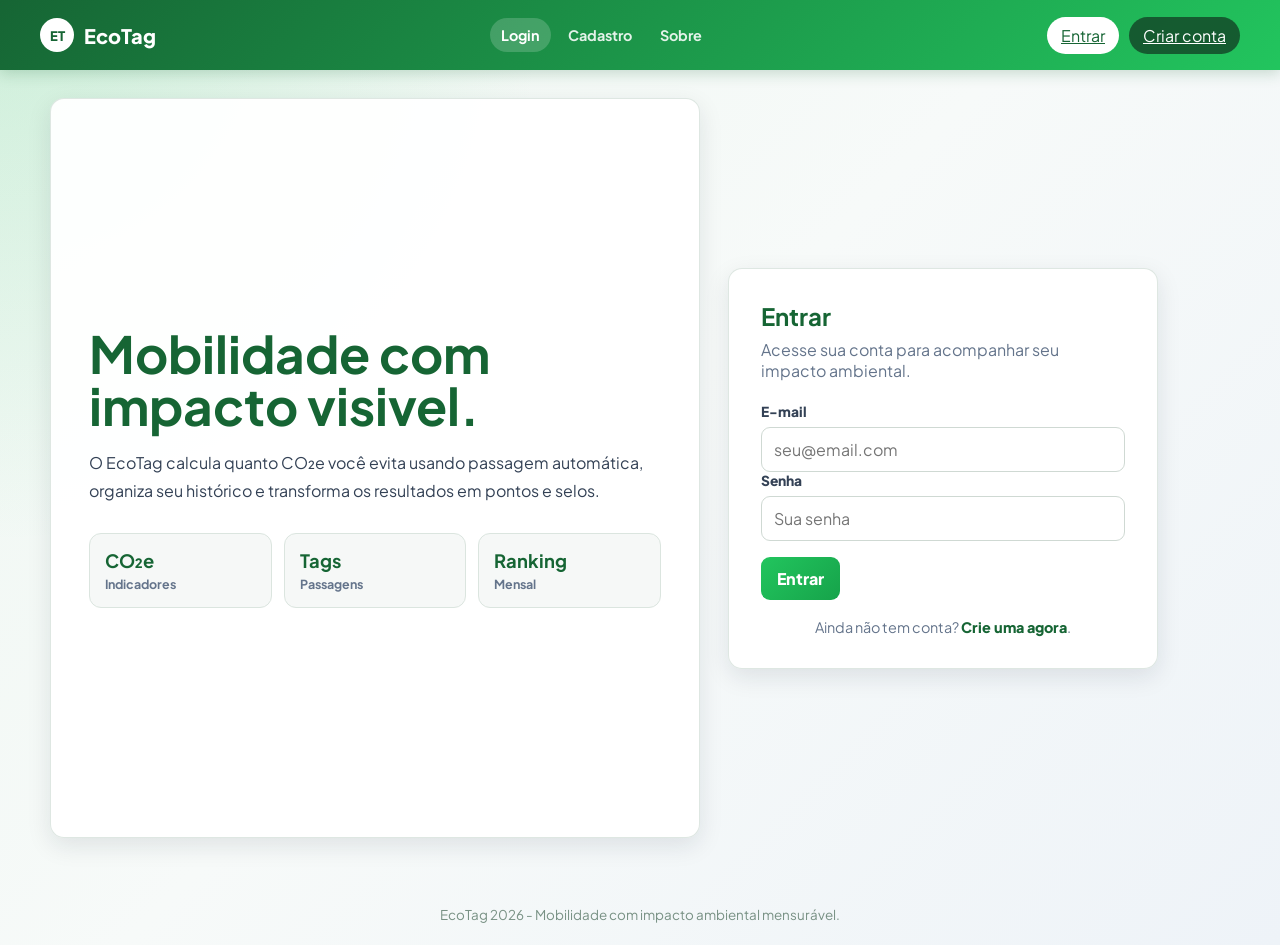
<file: Frontend/index.html>
<!DOCTYPE html>
<html lang="pt-BR">
<head>
  <meta charset="UTF-8" />
  <meta name="viewport" content="width=device-width, initial-scale=1.0" />
  <title>EcoTag</title>
  <link rel="preconnect" href="https://fonts.googleapis.com">
  <link rel="preconnect" href="https://fonts.gstatic.com" crossorigin>
  <link href="https://fonts.googleapis.com/css2?family=Plus+Jakarta+Sans:wght@400;600;700;800&display=swap" rel="stylesheet">
  <link rel="stylesheet" href="styles.css" />
</head>
<body>
  <header class="header" id="appHeader"></header>

  <main class="app" id="app">
    <div class="loader">Carregando EcoTag...</div>
  </main>

  <footer class="footer">
    EcoTag 2026 - Mobilidade com impacto ambiental mensurável.
  </footer>

  <script src="api.js"></script>
  <script src="script.js"></script>
</body>
</html>
</file>
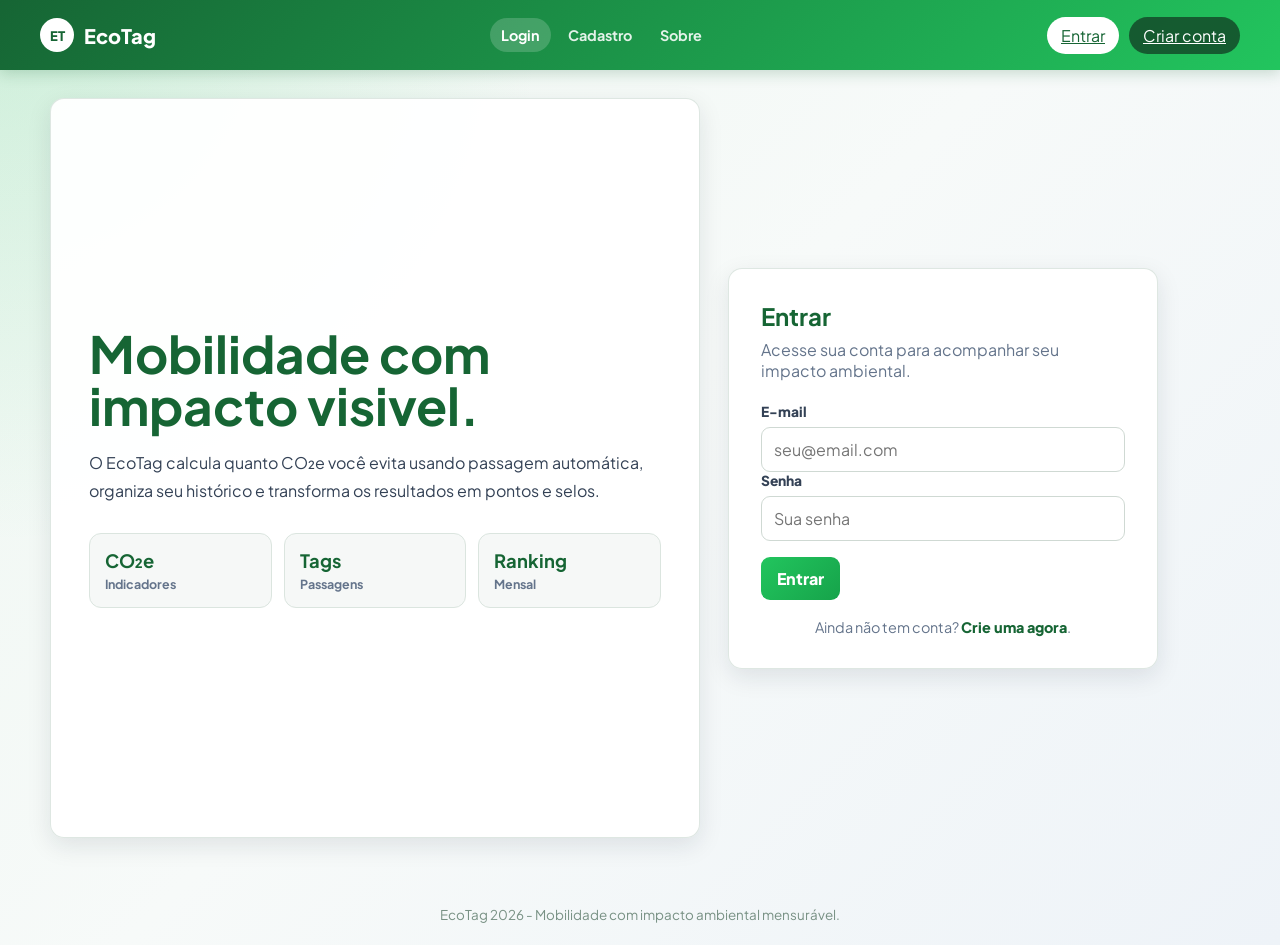
<file: Frontend/login.html>
<!DOCTYPE html>
<html lang="pt-BR">
<head>
  <meta charset="UTF-8" />
  <meta name="viewport" content="width=device-width, initial-scale=1.0" />
  <title>EcoTag - Login</title>
  <meta http-equiv="refresh" content="0; url=index.html#/login" />
</head>
<body>
  <p>Redirecionando para <a href="index.html#/login">login</a>...</p>
  <script>
    window.location.replace("index.html#/login");
  </script>
</body>
</html>
</file>
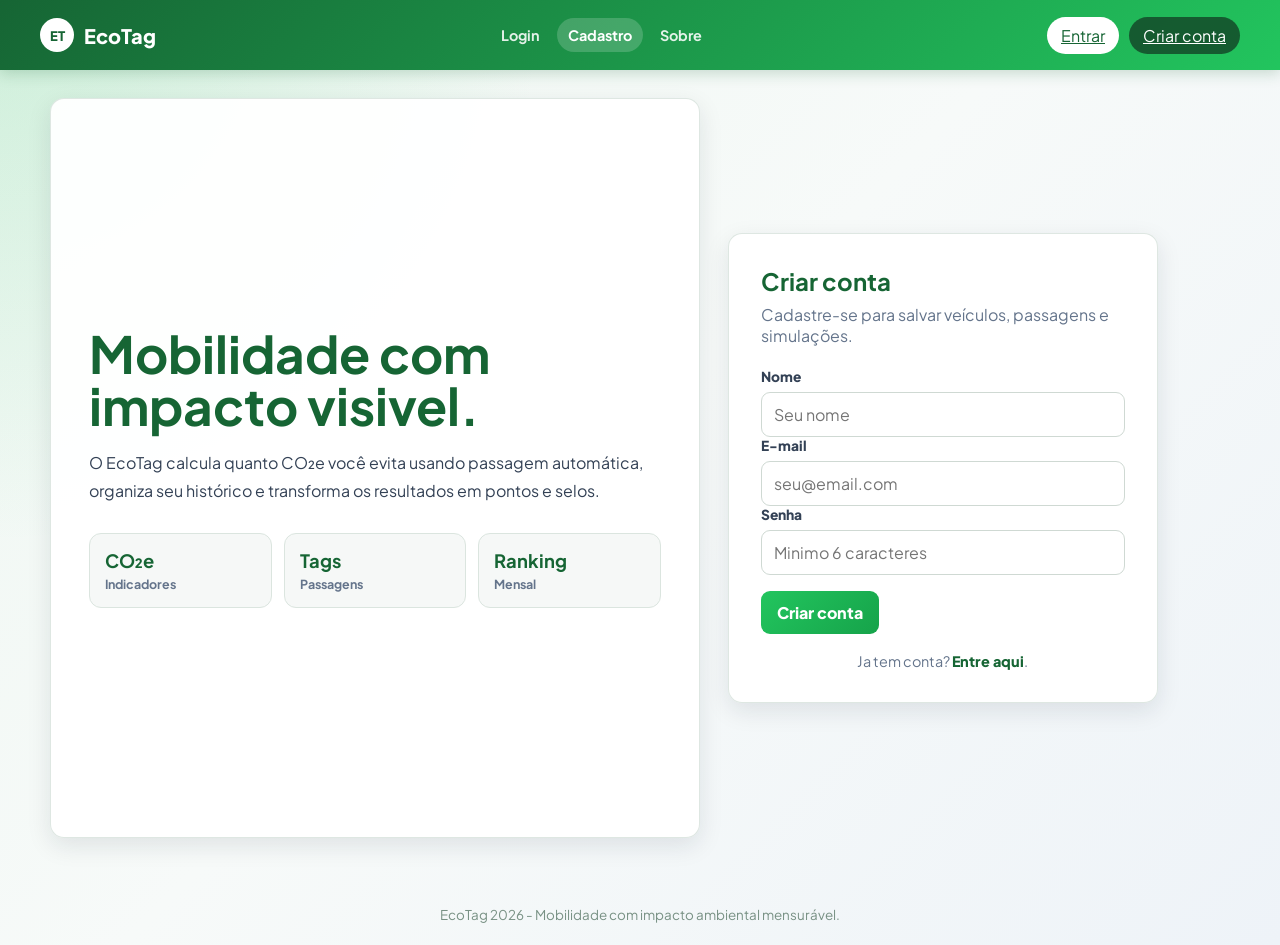
<file: Frontend/Register.html>
<!DOCTYPE html>
<html lang="pt-BR">
<head>
  <meta charset="UTF-8" />
  <meta name="viewport" content="width=device-width, initial-scale=1.0" />
  <title>EcoTag - Cadastro</title>
  <meta http-equiv="refresh" content="0; url=index.html#/cadastro" />
</head>
<body>
  <p>Redirecionando para <a href="index.html#/cadastro">cadastro</a>...</p>
  <script>
    window.location.replace("index.html#/cadastro");
  </script>
</body>
</html>
</file>
<file: Frontend/styles.css>
:root {
  --green-700: #166534;
  --green-600: #16a34a;
  --green-500: #22c55e;
  --green-100: #dcfce7;
  --blue-600: #2563eb;
  --amber-500: #f59e0b;
  --red-600: #dc2626;
  --ink: #162033;
  --muted: #64748b;
  --line: #dbe5df;
  --surface: #ffffff;
  --soft: #f6f8f7;
  --shadow: 0 8px 24px rgba(22, 32, 51, 0.1);
  --radius: 14px;
}

* {
  box-sizing: border-box;
  margin: 0;
  padding: 0;
}

html {
  scroll-behavior: smooth;
}

body {
  min-height: 100vh;
  font-family: "Plus Jakarta Sans", "Segoe UI", Arial, sans-serif;
  color: var(--ink);
  background:
    radial-gradient(circle at top left, rgba(34, 197, 94, 0.16), transparent 34rem),
    linear-gradient(135deg, #eef7f1, #f7faf9 48%, #eef3f8);
}

a {
  color: inherit;
}

button,
input,
select {
  font: inherit;
}

button {
  border: 0;
}

.header {
  position: sticky;
  top: 0;
  z-index: 10;
  display: flex;
  align-items: center;
  justify-content: space-between;
  gap: 22px;
  min-height: 70px;
  padding: 14px 40px;
  color: #fff;
  background: linear-gradient(135deg, var(--green-700), var(--green-500));
  box-shadow: 0 3px 14px rgba(22, 101, 52, 0.22);
}

.brand {
  display: inline-flex;
  align-items: center;
  gap: 10px;
  min-width: max-content;
  text-decoration: none;
  font-size: 1.25rem;
  font-weight: 800;
}

.brand-mark {
  display: inline-grid;
  width: 34px;
  height: 34px;
  place-items: center;
  border-radius: 50%;
  color: var(--green-700);
  background: #fff;
  font-size: 0.82rem;
  font-weight: 800;
  letter-spacing: 0;
}

.nav {
  display: flex;
  align-items: center;
  justify-content: center;
  flex: 1;
  gap: 6px;
  flex-wrap: wrap;
}

.nav a {
  padding: 8px 11px;
  border-radius: 999px;
  color: rgba(255, 255, 255, 0.88);
  text-decoration: none;
  font-size: 0.9rem;
  font-weight: 700;
  transition: background 0.2s, color 0.2s;
}

.nav a:hover,
.nav a.active {
  color: #fff;
  background: rgba(255, 255, 255, 0.18);
}

.actions {
  display: flex;
  align-items: center;
  justify-content: flex-end;
  gap: 10px;
  min-width: max-content;
}

.hello {
  max-width: 190px;
  overflow: hidden;
  color: rgba(255, 255, 255, 0.92);
  font-size: 0.9rem;
  font-weight: 700;
  text-overflow: ellipsis;
  white-space: nowrap;
}

.btn,
button {
  display: inline-flex;
  align-items: center;
  justify-content: center;
  min-height: 42px;
  padding: 11px 16px;
  border-radius: 9px;
  color: #fff;
  background: linear-gradient(135deg, var(--green-500), var(--green-600));
  cursor: pointer;
  font-weight: 800;
  text-decoration: none;
  transition: transform 0.12s, opacity 0.2s, box-shadow 0.2s;
}

.btn:hover,
button:hover {
  opacity: 0.94;
  transform: translateY(-1px);
}

.btn:disabled,
button:disabled {
  cursor: not-allowed;
  opacity: 0.58;
  transform: none;
}

.btn-header {
  min-height: 36px;
  padding: 8px 14px;
  color: var(--green-700);
  background: #fff;
  border-radius: 999px;
}

.btn-dark {
  color: #fff;
  background: rgba(20, 83, 45, 0.92);
}

.btn-secondary {
  color: var(--green-700);
  background: var(--green-100);
}

.btn-blue {
  background: linear-gradient(135deg, #3b82f6, var(--blue-600));
}

.btn-danger {
  background: linear-gradient(135deg, #ef4444, var(--red-600));
}

.btn-ghost {
  color: var(--green-700);
  background: transparent;
  border: 1px solid var(--line);
}

.btn-small {
  min-height: 34px;
  padding: 7px 11px;
  border-radius: 8px;
  font-size: 0.82rem;
}

.app {
  width: min(1180px, calc(100% - 32px));
  margin: 0 auto;
  padding: 28px 0 46px;
}

.auth-page {
  display: grid;
  grid-template-columns: minmax(260px, 0.9fr) minmax(320px, 430px);
  gap: 28px;
  align-items: stretch;
  min-height: calc(100vh - 160px);
}

.auth-panel,
.auth-card,
.card,
.metric-card,
.notice,
.table-card {
  background: rgba(255, 255, 255, 0.94);
  border: 1px solid rgba(219, 229, 223, 0.9);
  border-radius: var(--radius);
  box-shadow: var(--shadow);
}

.auth-panel {
  display: flex;
  flex-direction: column;
  justify-content: center;
  padding: 38px;
  overflow: hidden;
}

.auth-panel h1 {
  max-width: 620px;
  font-size: clamp(2rem, 4vw, 3.8rem);
  line-height: 1;
  letter-spacing: 0;
  color: var(--green-700);
}

.auth-panel p {
  max-width: 620px;
  margin-top: 18px;
  color: #334155;
  font-size: 1rem;
  line-height: 1.75;
}

.auth-stats {
  display: grid;
  grid-template-columns: repeat(3, minmax(0, 1fr));
  gap: 12px;
  margin-top: 28px;
}

.auth-stat {
  padding: 15px;
  border-radius: 12px;
  background: var(--soft);
  border: 1px solid var(--line);
}

.auth-stat strong {
  display: block;
  color: var(--green-700);
  font-size: 1.15rem;
}

.auth-stat span {
  display: block;
  margin-top: 4px;
  color: var(--muted);
  font-size: 0.78rem;
  font-weight: 700;
}

.auth-card {
  align-self: center;
  padding: 32px;
}

.auth-card h2,
.page-title h1 {
  color: var(--green-700);
  letter-spacing: 0;
}

.auth-card p,
.page-title p,
.muted {
  color: var(--muted);
}

.auth-card p {
  margin-top: 8px;
  margin-bottom: 22px;
}

.auth-links {
  margin-top: 18px;
  color: var(--muted);
  text-align: center;
  font-size: 0.9rem;
}

.auth-links a {
  color: var(--green-700);
  font-weight: 800;
  text-decoration: none;
}

.page-title {
  display: flex;
  justify-content: space-between;
  align-items: flex-end;
  gap: 18px;
  margin-bottom: 20px;
}

.page-title h1 {
  font-size: clamp(1.65rem, 3vw, 2.55rem);
}

.page-title p {
  max-width: 720px;
  margin-top: 6px;
  line-height: 1.6;
}

.grid {
  display: grid;
  grid-template-columns: repeat(12, 1fr);
  gap: 18px;
}

.card {
  grid-column: span 4;
  padding: 22px;
}

.card.span-6 {
  grid-column: span 6;
}

.card.span-8 {
  grid-column: span 8;
}

.card.span-12 {
  grid-column: 1 / -1;
}

.card h2 {
  margin-bottom: 14px;
  color: var(--ink);
  font-size: 1.05rem;
}

.card p {
  line-height: 1.6;
}

.metric-grid {
  display: grid;
  grid-template-columns: repeat(5, minmax(150px, 1fr));
  gap: 14px;
  margin-bottom: 18px;
}

.metric-card {
  padding: 18px;
}

.metric-card strong {
  display: block;
  color: var(--green-700);
  font-size: 1.5rem;
}

.metric-card span {
  display: block;
  margin-top: 5px;
  color: var(--muted);
  font-size: 0.78rem;
  font-weight: 800;
}

.metric-card.accent {
  color: #fff;
  background: linear-gradient(135deg, var(--green-700), var(--green-500));
}

.metric-card.accent strong,
.metric-card.accent span {
  color: #fff;
}

.form-grid {
  display: grid;
  grid-template-columns: repeat(2, minmax(0, 1fr));
  gap: 14px;
}

.form-grid .full {
  grid-column: 1 / -1;
}

label {
  display: block;
  color: #334155;
  font-size: 0.86rem;
  font-weight: 800;
}

input,
select {
  width: 100%;
  min-height: 42px;
  margin-top: 7px;
  padding: 11px 12px;
  border: 1px solid #cfd9d3;
  border-radius: 9px;
  color: var(--ink);
  background: #fff;
  outline: none;
  transition: border-color 0.2s, box-shadow 0.2s;
}

input:focus,
select:focus {
  border-color: var(--green-500);
  box-shadow: 0 0 0 3px rgba(34, 197, 94, 0.16);
}

.form-actions {
  display: flex;
  align-items: center;
  gap: 10px;
  margin-top: 16px;
  flex-wrap: wrap;
}

.form-actions .btn,
.form-actions button {
  width: auto;
}

.list {
  display: grid;
  gap: 10px;
  list-style: none;
}

.list-item {
  display: flex;
  align-items: center;
  justify-content: space-between;
  gap: 12px;
  padding: 13px 14px;
  border: 1px solid var(--line);
  border-radius: 11px;
  background: var(--soft);
}

.list-main {
  min-width: 0;
}

.list-main strong {
  display: block;
}

.list-main span {
  display: block;
  margin-top: 3px;
  color: var(--muted);
  font-size: 0.84rem;
}

.item-actions {
  display: flex;
  gap: 8px;
  flex-wrap: wrap;
  justify-content: flex-end;
}

.tag-list {
  display: flex;
  flex-wrap: wrap;
  gap: 8px;
  margin-top: 10px;
}

.tag,
.pill {
  display: inline-flex;
  align-items: center;
  min-height: 28px;
  padding: 6px 10px;
  border-radius: 999px;
  color: var(--green-700);
  background: var(--green-100);
  font-size: 0.78rem;
  font-weight: 800;
}

.pill-blue {
  color: #1d4ed8;
  background: #dbeafe;
}

.pill-amber {
  color: #92400e;
  background: #fef3c7;
}

.table {
  width: 100%;
  border-collapse: collapse;
}

.table th,
.table td {
  padding: 12px 10px;
  border-bottom: 1px solid var(--line);
  text-align: left;
  vertical-align: middle;
  font-size: 0.9rem;
}

.table th {
  color: var(--muted);
  font-size: 0.76rem;
}

.table tr:last-child td {
  border-bottom: 0;
}

.rank-pos {
  width: 38px;
  color: var(--green-700);
  font-weight: 900;
}

.sim-result {
  display: grid;
  grid-template-columns: repeat(3, minmax(0, 1fr));
  gap: 12px;
  margin-top: 16px;
}

.sim-result div {
  padding: 15px;
  border-radius: 12px;
  background: var(--green-100);
}

.sim-result strong {
  display: block;
  color: var(--green-700);
  font-size: 1.2rem;
}

.notice {
  padding: 14px 16px;
  margin-bottom: 16px;
  color: #334155;
}

.notice.success {
  color: var(--green-700);
  background: #ecfdf3;
  border-color: #bbf7d0;
}

.notice.error {
  color: #991b1b;
  background: #fef2f2;
  border-color: #fecaca;
}

.notice.warning {
  color: #92400e;
  background: #fffbeb;
  border-color: #fde68a;
}

.empty {
  padding: 18px;
  border: 1px dashed #cbd5d1;
  border-radius: 12px;
  color: var(--muted);
  background: rgba(255, 255, 255, 0.62);
}

.loader {
  display: grid;
  min-height: 260px;
  place-items: center;
  color: var(--muted);
  font-weight: 800;
}

.admin-stack {
  display: grid;
  gap: 18px;
}

.admin-card {
  grid-column: 1 / -1;
}

.admin-edit-panel {
  margin-top: 18px;
  padding: 18px;
  border: 1px solid var(--line);
  border-radius: 12px;
  background: var(--soft);
}

.section-split {
  display: grid;
  grid-template-columns: minmax(260px, 360px) 1fr;
  gap: 18px;
}

.about-bands {
  display: grid;
  gap: 18px;
}

.about-band {
  display: grid;
  grid-template-columns: 1fr 0.85fr;
  overflow: hidden;
  border-radius: var(--radius);
  background: #fff;
  border: 1px solid var(--line);
  box-shadow: var(--shadow);
}

.about-band:nth-child(even) {
  grid-template-columns: 0.85fr 1fr;
}

.about-text {
  padding: 34px;
}

.about-text h2 {
  color: var(--green-700);
  margin-bottom: 10px;
}

.about-text p {
  color: #334155;
  line-height: 1.75;
}

.about-text p + p {
  margin-top: 12px;
}

.about-text a {
  color: var(--green-700);
  font-weight: 800;
}

.about-visual {
  min-height: 220px;
  padding: 30px;
  display: flex;
  align-items: center;
  background:
    linear-gradient(135deg, rgba(37, 99, 235, 0.22), transparent 45%),
    linear-gradient(135deg, #166534, #22c55e);
}

.about-panel {
  width: 100%;
  color: #fff;
}

.about-panel-label {
  display: inline-flex;
  margin-bottom: 12px;
  padding: 6px 10px;
  border-radius: 999px;
  background: rgba(255, 255, 255, 0.16);
  font-size: 0.72rem;
  font-weight: 900;
}

.about-panel h3 {
  margin-bottom: 18px;
  font-size: 1.65rem;
  line-height: 1.1;
}

.about-checklist,
.about-flow,
.about-formula,
.about-kpis {
  display: grid;
  gap: 10px;
}

.about-checklist {
  list-style: none;
}

.about-checklist li,
.about-flow span,
.about-formula span,
.about-kpis div {
  padding: 12px 14px;
  border: 1px solid rgba(255, 255, 255, 0.22);
  border-radius: 8px;
  background: rgba(255, 255, 255, 0.12);
}

.about-checklist li {
  display: flex;
  align-items: center;
  justify-content: space-between;
  gap: 12px;
}

.about-checklist span,
.about-kpis span {
  color: rgba(255, 255, 255, 0.82);
  font-size: 0.82rem;
}

.about-flow {
  grid-template-columns: repeat(4, minmax(0, 1fr));
}

.about-flow span,
.about-formula span {
  text-align: center;
  font-weight: 800;
}

.about-formula {
  grid-template-columns: 1fr auto 1fr auto 1fr;
  align-items: center;
}

.about-formula strong {
  font-size: 1.3rem;
}

.about-kpis {
  grid-template-columns: repeat(3, minmax(0, 1fr));
}

.about-kpis strong {
  display: block;
  margin-bottom: 4px;
  font-size: 1.55rem;
}

.footer {
  padding: 22px;
  color: #789184;
  text-align: center;
  font-size: 0.84rem;
}

.hidden {
  display: none !important;
}

@media (max-width: 980px) {
  .header {
    align-items: flex-start;
    flex-direction: column;
    padding: 14px 20px;
  }

  .nav {
    justify-content: flex-start;
  }

  .actions {
    width: 100%;
    justify-content: flex-start;
    flex-wrap: wrap;
  }

  .auth-page,
  .section-split,
  .about-band,
  .about-band:nth-child(even) {
    grid-template-columns: 1fr;
  }

  .metric-grid {
    grid-template-columns: repeat(2, minmax(0, 1fr));
  }

  .card,
  .card.span-6,
  .card.span-8 {
    grid-column: 1 / -1;
  }

  .about-flow,
  .about-kpis {
    grid-template-columns: repeat(2, minmax(0, 1fr));
  }

  .about-formula {
    grid-template-columns: 1fr;
  }

  .about-formula strong {
    display: none;
  }
}

@media (max-width: 680px) {
  .app {
    width: min(100% - 22px, 1180px);
    padding-top: 18px;
  }

  .auth-page {
    min-height: auto;
  }

  .auth-panel,
  .auth-card,
  .card {
    padding: 20px;
  }

  .auth-stats,
  .metric-grid,
  .form-grid,
  .sim-result,
  .about-flow,
  .about-kpis {
    grid-template-columns: 1fr;
  }

  .about-text,
  .about-visual {
    padding: 22px;
  }

  .page-title {
    align-items: flex-start;
    flex-direction: column;
  }

  .list-item {
    align-items: flex-start;
    flex-direction: column;
  }

  .item-actions {
    width: 100%;
    justify-content: flex-start;
  }

  .table {
    min-width: 620px;
  }

  .table-wrap {
    overflow-x: auto;
  }
}
</file>
